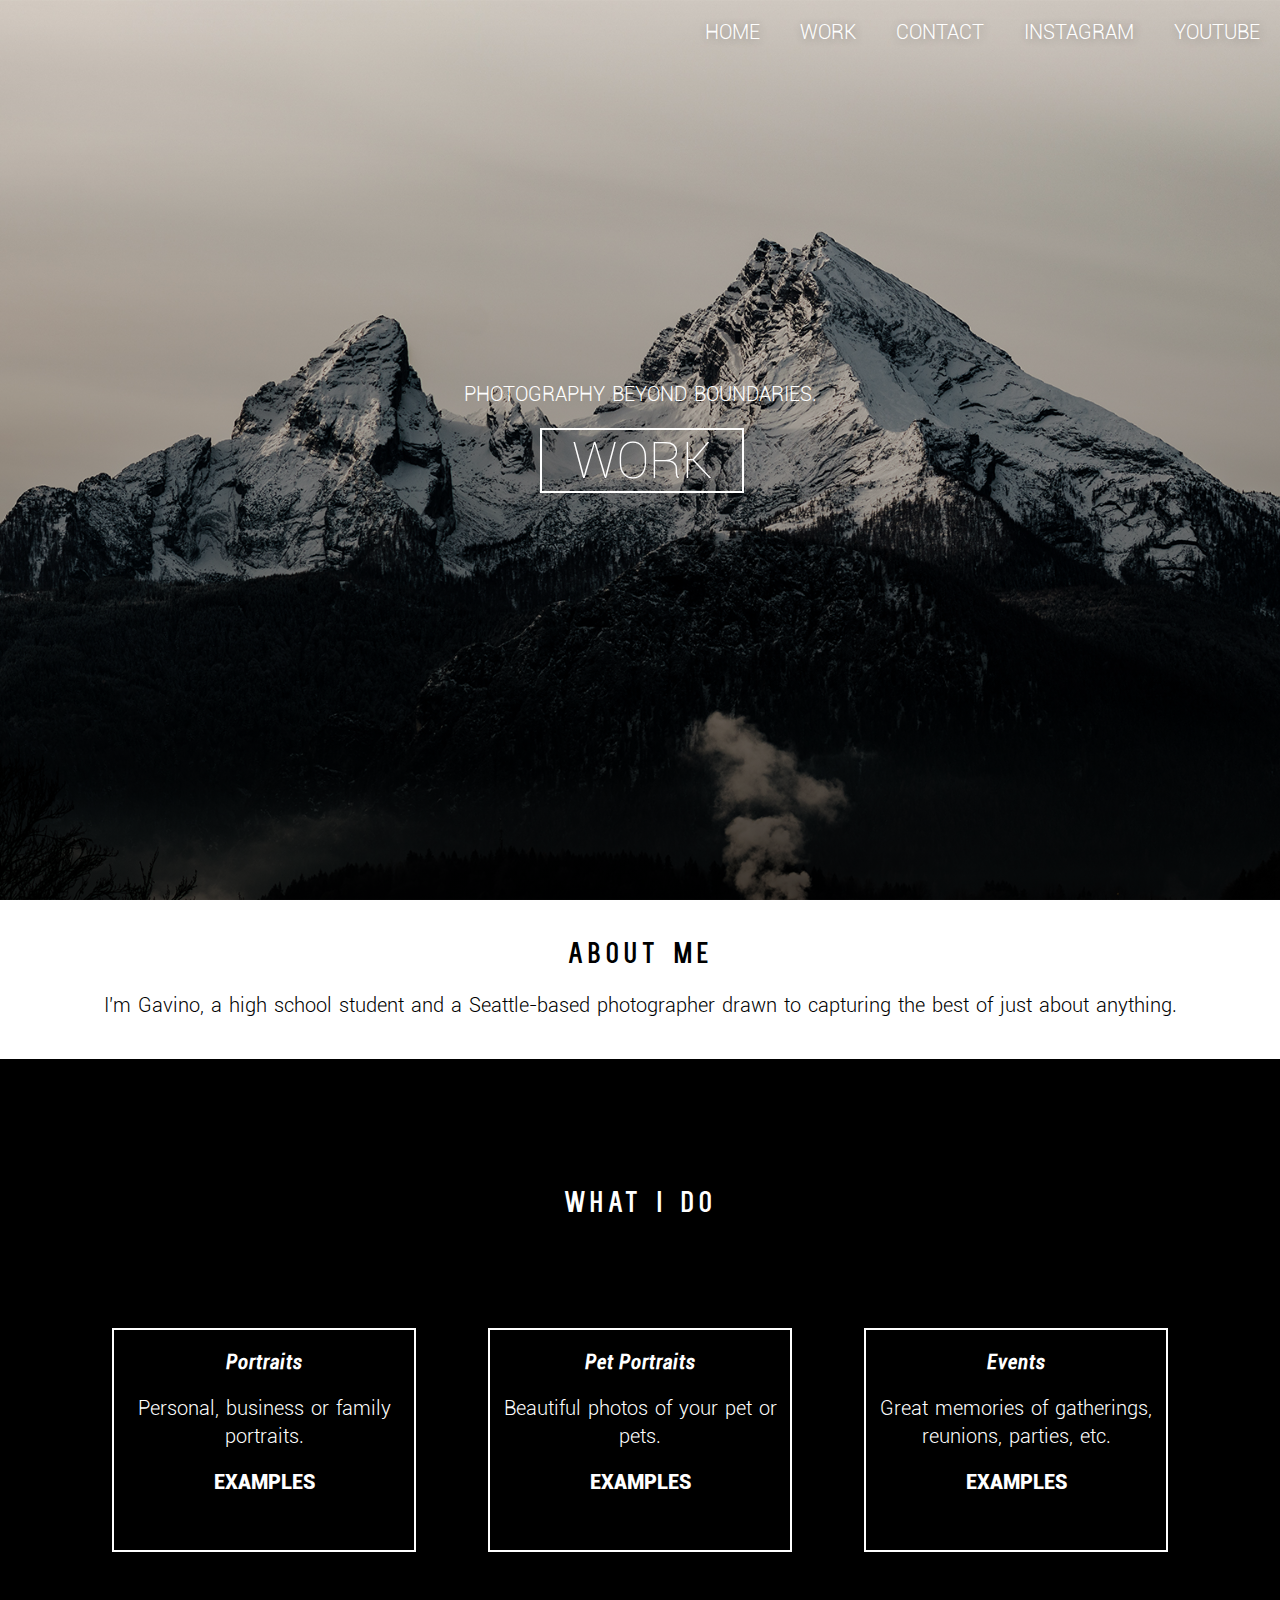
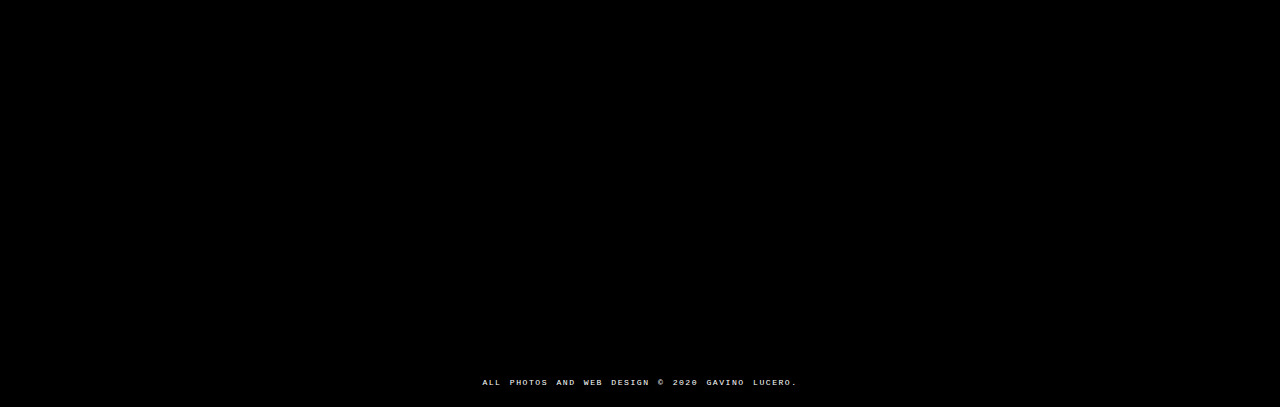
<file: index.html>
<!doctype html>
<html>
	<head>
		<title>Gavino Lucero Photography</title>
		<meta charset="utf-8">
		<meta name="viewport" content="width=device-width, initial-scale=1.0">
		<link rel="stylesheet" href= "Pages/Home/home.css">

		<link rel="apple-touch-icon" sizes="180x180" href="Icons/apple-touch-icon.png">
		<link rel="icon" type="image/png" sizes="32x32" href="Icons/favicon-32x32.png">
		<link rel="icon" type="image/png" sizes="16x16" href="Icons/favicon-16x16.png">
		<link rel="icon" type="image/png" sizes="192x192" href="android-chrome-192x192.png">
		<link rel="icon" type="image/png" sizes="512x512" href="android-chrome-512x512.png">
		<link rel="manifest" href="Icons/site.webmanifest">
		<link rel="mask-icon" href="Icons/safari-pinned-tab.svg" color="#86c8db">
		<meta name="apple-mobile-web-app-title" content="Gavino L Photography">
		<meta name="application-name" content="Gavino L Photography">
		<meta name="msapplication-TileColor" content="#00aba9">
		<meta name="theme-color" content="#ffffff">
	</head>

	<body>
    <div class="img1-parallax-home">
      <div class="links-top">
        <a class="link-top" href="https://www.youtube.com/channel/UCEXDZSsDXatwMyuFXvdGVyg">YOUTUBE</a>
        <a class="link-top" href="https://www.instagram.com/gavino_lucero/">INSTAGRAM</a>
        <a class="link-top" href="Pages/Contact/contact.html">CONTACT</a>
        <a class="link-top" href="Pages/Work/work.html">WORK</a>
        <a class="link-top" href="index.html">HOME</a>
      </div>
      <div class="button-work-home">
        <p class="slogan">PHOTOGRAPHY BEYOND BOUNDARIES.</p>
        <a class="h1-work-button" href="Pages/Work/work.html"><h1>WORK</h1></a>
        <a class="work-button" href="Pages/Work/work.html"></a>
      </div>
    </div>
    <div class="info-bar">
      <h2 class="subtitle">About Me</h2>
      <p class="info-bar-p">I'm Gavino, a high school student and a Seattle-based photographer drawn to capturing the best of just about anything.</p>
    </div>
    <div class="img2-parallax-home">
			<div class="info-overlay">
				<h2 class="subtitle-alt">What I Do</h2>
				<!-- <p class="info-overlay-p">Portraits | Pet Portraits | Events</p> -->
				<div class="work-display">
					<div class="info-box">
						<h3>Portraits</h3>
						<p class="info-box-text">Personal, business or family portraits.</p>
						<a class="link-bold">EXAMPLES</a>
					</div>
					<div class="info-box">
						<h3>Pet Portraits</h3>
						<p class="info-box-text">Beautiful photos of your pet or pets.</p>
						<a class="link-bold">EXAMPLES</a>
					</div>
					<div class="info-box">
						<h3>Events</h3>
						<p class="info-box-text">Great memories of gatherings, reunions, parties, etc.</p>
						<a class="link-bold">EXAMPLES</a>
					</div>
				</div>
			</div>
		</div>
		<div class="footer">
			<p class="footer-text">ALL PHOTOS AND WEB DESIGN © 2020 GAVINO LUCERO.</p>
		</div>
	</body>
</html>
</file>
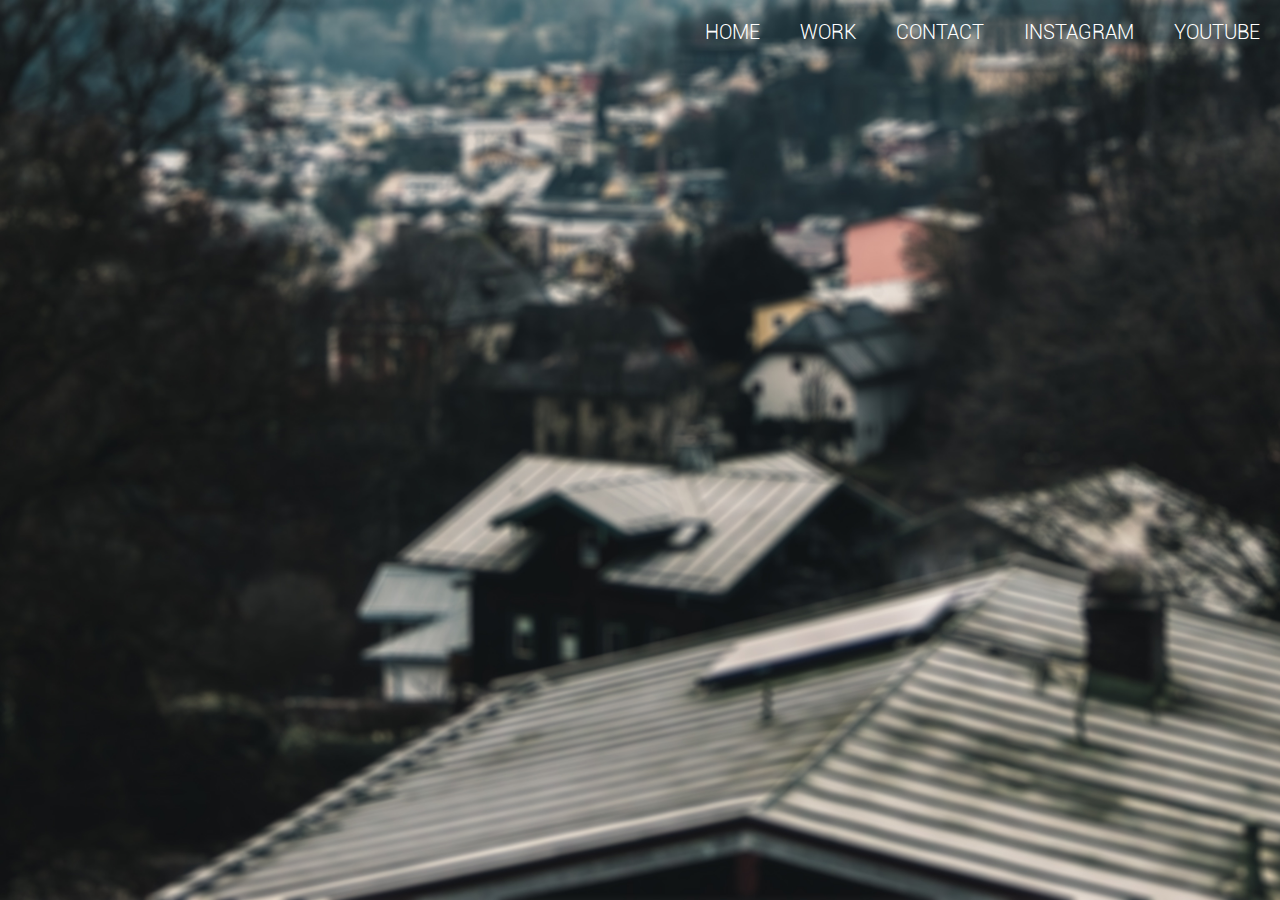
<file: Pages/Contact/contact.html>
<!doctype html>
<html>
  <head>
    <title>Contact - Gavino Lucero Photography</title>
    <meta charset="utf-8">
    <meta name="viewport" content="width=device-width, initial-scale=1.0">
		<link rel="stylesheet" href= "contact.css">

    <link rel="apple-touch-icon" sizes="180x180" href="../../Icons/apple-touch-icon.png">
		<link rel="icon" type="image/png" sizes="32x32" href="../../Icons/favicon-32x32.png">
		<link rel="icon" type="image/png" sizes="16x16" href="../../Icons/favicon-16x16.png">
    <link rel="icon" type="image/png" sizes="192x192" href="../../android-chrome-192x192.png">
		<link rel="icon" type="image/png" sizes="512x512" href="../../android-chrome-512x512.png">
		<link rel="manifest" href="../../Icons/site.webmanifest">
		<link rel="mask-icon" href="../../Icons/safari-pinned-tab.svg" color="#86c8db">
		<meta name="apple-mobile-web-app-title" content="Gavino L Photography">
		<meta name="application-name" content="Gavino L Photography">
		<meta name="msapplication-TileColor" content="#00aba9">
		<meta name="theme-color" content="#ffffff">
  </head>

  <body>
    <div class="links-top">
        <a class="link-top" href="https://www.youtube.com/channel/UCEXDZSsDXatwMyuFXvdGVyg">YOUTUBE</a>
        <a class="link-top" href="https://www.instagram.com/gavino_lucero/">INSTAGRAM</a>
        <a class="link-top" href="../Contact/contact.html">CONTACT</a>
        <a class="link-top" href="../Work/work.html">WORK</a>
        <a class="link-top" href="../../index.html">HOME</a>
    </div>
    <div class="contact-form"></div>
  </body>
</html>
</file>
<file: Pages/Home/home.css>
/* Stylesheet */

/* Body */
body, html {
  height: 100%;
  width: 100%;
  background-color: black;
  margin: 0;
  font-size: 100%;
}

/* Fonts */
@font-face {
  font-family: 'Roboto';
  src: url("../../Fonts/Roboto-Thin.ttf");
  font-style: normal;
  font-stretch: normal;
  font-weight: 100;
}
@font-face {
  font-family: 'Roboto';
  src: url("../../Fonts/Roboto-Light.ttf");
  font-style: normal;
  font-stretch: normal;
  font-weight: 200;
}
@font-face {
  font-family: 'Roboto';
  src: url("../../Fonts/Roboto-Regular.ttf");
  font-style: normal;
  font-stretch: normal;
  font-weight: 300;
}
@font-face {
  font-family: 'Roboto';
  src: url("../../Fonts/Roboto-Black.ttf");
  font-style: normal;
  font-stretch: normal;
  font-weight: 600;
}
@font-face {
  font-family: 'Roboto';
  src: url("../../Fonts/Roboto-CondensedItalic.ttf");
  font-style: italic;
}

@font-face {
  font-family: 'Kenzo';
  src: url("../../Fonts/Kenzo Regular.otf");
  font-style: normal;
}

/* Parallax Background Images */
.img1-parallax-home {
  background-image:
    linear-gradient(rgba(0, 0, 0, 0.0), rgba(0, 0, 0, 0.3), rgba(0, 0, 0, 0.7)), url("../../Assets/parallax_home_1.jpg");
  height: 100%;
  opacity: 1;
}
.img2-parallax-home {
  background-image: linear-gradient(rgba(0, 0, 0, 0.5), rgba(0,0,0,0.5)),  url("../../Assets/parallax_home_2.jpg");
  height: 100%;
  opacity: 1;
}

    /* General */
.img1-parallax-home, .img2-parallax-home {
  position: relative;
  background-attachment: fixed;
  background-position: center;
  background-repeat: no-repeat;
  background-size: cover;
  background-clip: border-box;
}

/* Links */
a {
  text-decoration: none;
}
.work-button {
  /*background-color: red;*/
  display: block;
  float: none;
  width: 200px;
  height: 65px;
  margin-left: auto;
  margin-right: auto;
  margin-top: -65px;
}
.h1-work-button {
  /*background-color: orange;*/
  display: block;
  float: none;
  width: 200px;
  height: 65px;
  margin-left: auto;
  margin-right: auto;
}

.link-bold {
  font-family: Roboto;
    color: white;
    font-weight: 600;
    font-size: 1.25em;
    text-align: center;
  display: block;
  margin-left: auto;
  margin-right: auto;
  /* margin-top: 2%; */
}

/* Text Styles */
.link-top {
  font-family: Roboto;
    color: white;
    font-size: 1.25em;
    font-weight: 200;
    text-align: right;
    text-shadow: 1px 1px 10px rgba(0,0,0,0.3);
  float: right;
    padding-top: 20px;
    padding-bottom: 0;
    padding-left: 20px;
    padding-right: 20px;
  transition: 0.1s;
}
.link-top:hover {
  text-shadow: 1px 1px 10px rgba(0,0,0,0.5);
  transition: 0.2s;
}

.subtitle {
  margin: 0;
  padding: 20px;
    padding-top: 40px;
  font-family: Kenzo;
    color: black;
    font-size: 1.875em;
    font-weight: 200;
    letter-spacing: 5px;
    text-align: center;
    text-decoration: none;
    text-emphasis-style: none;
}
.subtitle-alt {
  margin: 0;
  padding: 20px;
    padding-top: 40px;
  font-family: Kenzo;
    color: white;
    font-size: 1.875em;
    font-weight: 200;
    letter-spacing: 5px;
    text-align: center;
    text-decoration: none;
    text-emphasis-style: none;
}

p {
  margin: 40px;
    margin-top: 0px;
    margin-bottom: 0px;
    padding-bottom: 20px;
  font-family: Roboto;
    color: black;
    font-size: 1.25em;
    font-weight: 200;
    word-spacing: 2px;
    line-height: 28px;
    text-align: center;
}
  .slogan {
    font-family: roboto;
      /*color: rgba(10,14,15,1.00);*/
      color: white;
      font-size: 1.25em;
      font-weight: 200;
      text-align: center;
    /*background-color: white;*/
    padding: 20px;
    display: block;
      margin-left: auto;
      margin-right: auto;
  }
  .footer-text {
    font-family: monospace;
      color: white;
      font-size: 0.625em;
      letter-spacing: 1.5px;
      font-weight: 200;
      text-align: center;
      padding-top: 10px;
      padding-bottom: 10px;
  }
  .info-bar-p {
    padding: 0px;
      padding-bottom: 40px;
  }
  .info-overlay-p {
    color: white;
  }
  .info-box-text {
    color: white;
    margin-left: 10px;
    margin-right: 10px;
  }

h3 {
  font-family: Roboto;
    color: white;
    font-size: 1.25em;
    font-style: italic;
    letter-spacing: 1px;
    text-align: center;
    text-shadow: none;
}

/* DIVs */
.links-top {
  /*margin-right: 20px;*/
  /*position: fixed;*/
  width: 100%;
}

.info-bar {
  position: relative;
  background-color: white;
  height: auto;
  width: 100%;
}
.info-overlay {
  position: absolute;
  top: 10%;
  width: 100%;
}
.info-box {
  display: block;
  width: 300px;
  height: 220px;
  border-width: 2px;
    border-color: white;
    border-style: solid;
}

.button-work-home {
  position: absolute;
    width: 100%;
    /*height: 150px;*/
    top: 40%;
}
  .button-work-home h1 {
    font-family: roboto;
      color: white;
      font-size: 3.125em;
      font-weight: 100;
      text-align: center;
    text-decoration: none;
    width: 200px;
    min-height: 20px;
    display: block;
    margin-left: auto;
    margin-right: auto;
    margin-top: 0;
    border-width: 2px;
      border-color: white;
      border-style: solid;
    transition: 0.1s;
}
    .button-work-home h1:hover {
      color: rgba(1,4,5,1.00);
      background-color: white;
      transition: 0.1s;
    }

.divider-line {
  background-color: black;
  height: 2px;
  margin-right: 20%;
  margin-left: 20%;
  margin-top: 10px;
  margin-bottom: 10px;
}

.work-display {
  /* background-color: gray; */
  position: relative;
  display: flex;
    flex-direction: row;
    justify-content: space-evenly;
    align-items: center;
  margin: 40px;
    margin-top: 0px;
  height: 400px;
  width: auto;
}

.footer {
  height: auto;
  margin: 0px;
}

/* Phone media queries */
@media only screen and (max-device-width: 638px) {

/* Parallax Images */
.img1-parallax-home, .img2-parallax-home {
  background-attachment: scroll;
  background-position: bottom;
}

/* Text Styles */
  .link-top {
    float: none;
    display: block;
    padding-top: 10px;
  }

  .slogan {
    width: 300px;
  }
  .info-bar-p {
    padding-bottom: 20px;
  }
  .footer-text {
    font-size: 0.5em;
  }

  .subtitle {
    padding: 20px;
  }

/* DIVs */
  .links-top {
    padding-top: 20px;
  }

}

@media only screen and (max-device-width: 1000px) {

  /* DIVs */
  .work-display {
    flex-direction: column;
    margin-top: 40px;
    width: auto;
    height: auto;
  }
  .info-box {
    height: 180px;
    margin-bottom: 20px;
  }
  .info-overlay {
    top: 0px;
  }
}
</file>
<file: Pages/Contact/contact.css>
/* Stylescheet */

/* Body */
body, html {
  height: 100%;
  width: 100%;
    background-image: url("../../Assets/background_contact.jpg");
    background-position: center;
    background-repeat: no-repeat;
    background-size: cover;
  margin: 0;
  font-size: 100%;
}

/* Fonts */
@font-face {
  font-family: 'Roboto';
  src: url("../../Fonts/Roboto-Thin.ttf");
  font-style: normal;
  font-stretch: normal;
  font-weight: 100;
}
@font-face {
  font-family: 'Roboto';
  src: url("../../Fonts/Roboto-Light.ttf");
  font-style: normal;
  font-stretch: normal;
  font-weight: 200;
}
@font-face {
  font-family: 'Roboto';
  src: url("../../Fonts/Roboto-Regular.ttf");
  font-style: normal;
  font-stretch: normal;
  font-weight: 300;
}

@font-face {
  font-family: 'Kenzo';
  src: url("../../Fonts/Kenzo Regular.otf");
  font-style: normal;
}

/* Links */
a {
  text-decoration: none;
}

/* Text Styles */
.link-top {
  font-family: Roboto;
    color: white;
    font-size: 1.25em;
    font-weight: 200;
    text-align: right;
    /*text-shadow: 1px 1px 10px rgba(0,0,0,0.3);*/
  float: right;
    padding-top: 20px;
    padding-bottom: 0px;
    padding-left: 20px;
    padding-right: 20px;
  transition: 0.1s;
}
.link-top:hover {
  text-shadow: 1px 1px 10px rgba(0,0,0,0.2);
  transition: 0.2s;
}

/* DIVs */
.links-top {
  width: 100%;
}

/* Phone media queries */
@media only screen and (max-device-width: 637px) {
  
/* Text Styles */
  .link-top {
    float: none;
    display: block;
    padding-top: 10px;
  }
  
/* DIVs */
  .links-top {
    padding-top: 20px;
  }
  
}
</file>
